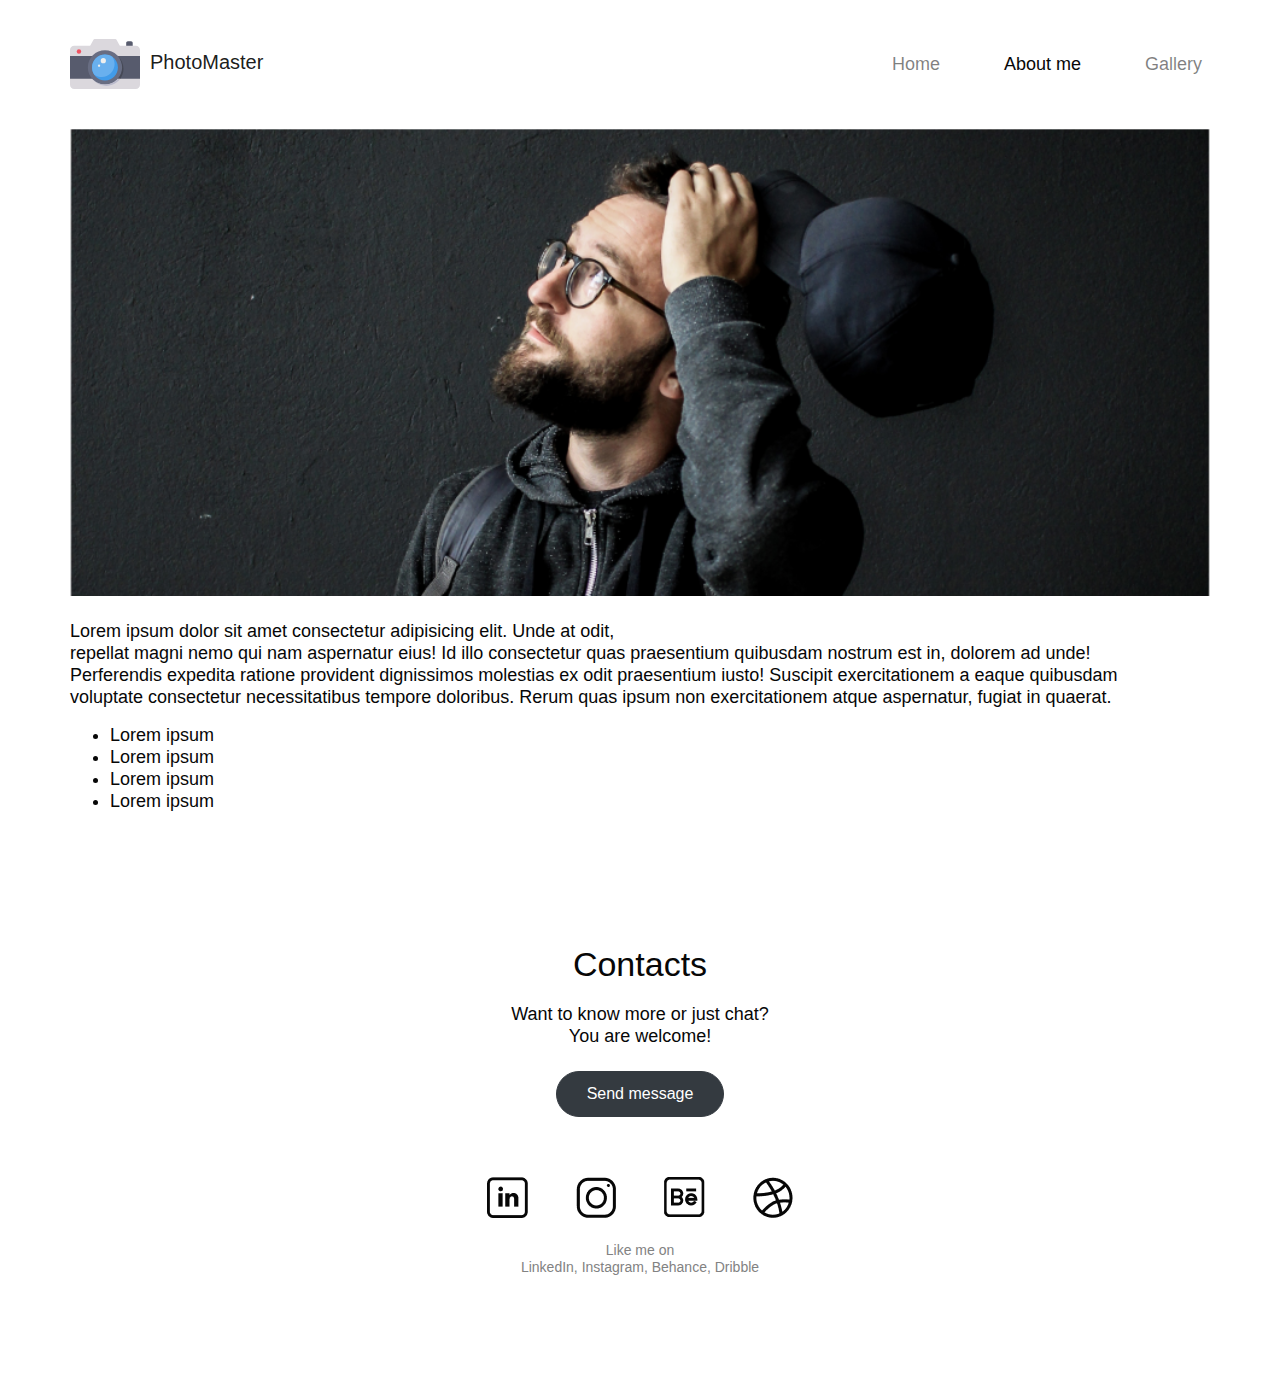
<file: about.html>
<!DOCTYPE html>
<html lang="en">
<head>
    <meta charset="UTF-8">
    <meta http-equiv="X-UA-Compatible" content="IE=edge">
    <meta name="viewport" content="width=device-width, initial-scale=1.0, shrink-to-fit=no">
    <title>Gallery</title>
    <link rel="stylesheet" href="css/bootstrap.min.css">
    <link rel="stylesheet" href="css/style.css">
</head>
<body>
    
    <header class="header my-4">
        <div class="container p-sm-0">
            <nav class="navbar p-0 navbar-expand-lg navbar-light">
                <a class="navbar-brand dd-flex justify-content-center align-items-center" href="index.html"><img src="images/photo-device.svg" alt="picture">PhotoMaster</a>
                <button class="navbar-toggler" type="button" data-toggle="collapse" data-target="#navbarSupportedContent" aria-controls="navbarSupportedContent" aria-expanded="false" aria-label="Toggle navigation">
                  <span class="navbar-toggler-icon"></span>
                </button>
              
                <div class="collapse navbar-collapse" id="navbarSupportedContent">
                  <ul class="navbar-nav ml-auto">
                    <li class="nav-item ml-lg-5">
                      <a class="nav-link" href="index.html">Home <span class="sr-only">(current)</span></a>
                    </li>
                    <li class="nav-item item-active ml-lg-5">
                      <a class="nav-link" href="#">About me</a>
                    </li>
                    <li class="nav-item ml-lg-5">
                        <a class="nav-link" href="gallery.html">Gallery</a>
                    </li>
                  </ul>
                </div>
              </nav>
        </div>
    </header>

    <section class="about-me">
        <div class="container p-sm-0">
            <div class="row">
                <div class="col">
                    <img class="w-100" src="images/top-img.png" alt="picture">
                    <p class="about-me__text text-left mt-4">
                        Lorem ipsum dolor sit amet consectetur adipisicing elit. Unde at odit,<br>
                        repellat magni nemo qui nam aspernatur eius! Id illo consectetur quas
                        praesentium quibusdam nostrum est in, dolorem ad unde!<br>
                        Perferendis expedita ratione provident dignissimos molestias
                        ex odit praesentium iusto! Suscipit exercitationem a eaque quibusdam<br>
                        voluptate consectetur necessitatibus tempore doloribus.
                        Rerum quas ipsum non exercitationem atque aspernatur, fugiat in quaerat.
                    </p>
                    <ul class="about-me__list">
                        <li class="about-me__item">Lorem ipsum</li>
                        <li class="about-me__item">Lorem ipsum</li>
                        <li class="about-me__item">Lorem ipsum</li>
                        <li class="about-me__item">Lorem ipsum</li>
                    </ul>
                </div>
            </div>
        </div>
    </section>

    <footer class="footer">
        <div class="container">
            <div class="row">
                <div class="col">
                    <div class="footer__title">Contacts</div>
                    <p class="footer__text">
                        Want to know more or just chat?<br> 
                        You are welcome!
                    </p>
                    <div class="button-box text-center mt-4">
                        <button type="button" class="btn btn-dark footer-btn">Send message</button>
                    </div>
                    <div class="footer__social d-flex justify-content-center">
                        <a href="#" class="footer__link"><img src="images/linckedin.png" alt="picture"></a>
                        <a href="#" class="footer__link ml-5"><img src="images/instagram.png" alt="picture"></a>
                        <a href="#" class="footer__link ml-5"><img src="images/behanse.png" alt="picture"></a>
                        <a href="#" class="footer__link ml-5"><img src="images/ball.png" alt="picture"></a>
                    </div>
                    <div class="footer__subtext mt-4">
                        Like me on<br>
                        LinkedIn, Instagram, Behance, Dribble
                    </div>
                </div>
            </div>
        </div>
    </footer>


    
    



    <scrip src="https://code.jquery.com/jquery-3.2.1.slim.min.js" integrity="sha384-KJ3o2DKtIkvYIK3UENzmM7KCkRr/rE9/Qpg6aAZGJwFDMVNA/GpGFF93hXpG5KkN" crossorigin="anonymous"></scrip>
    <scrip src="https://cdnjs.cloudflare.com/ajax/libs/popper.js/1.12.9/umd/popper.min.js" integrity="sha384-ApNbgh9B+Y1QKtv3Rn7W3mgPxhU9K/ScQsAP7hUibX39j7fakFPskvXusvfa0b4Q" crossorigin="anonymous"></scrip>
    <scrip src="js/bootstrap.min.js"></scrip>
    <script src="js/fslightbox.js"></script>
    <script src="js/main.js"></script>
</body>
</html>
</file>
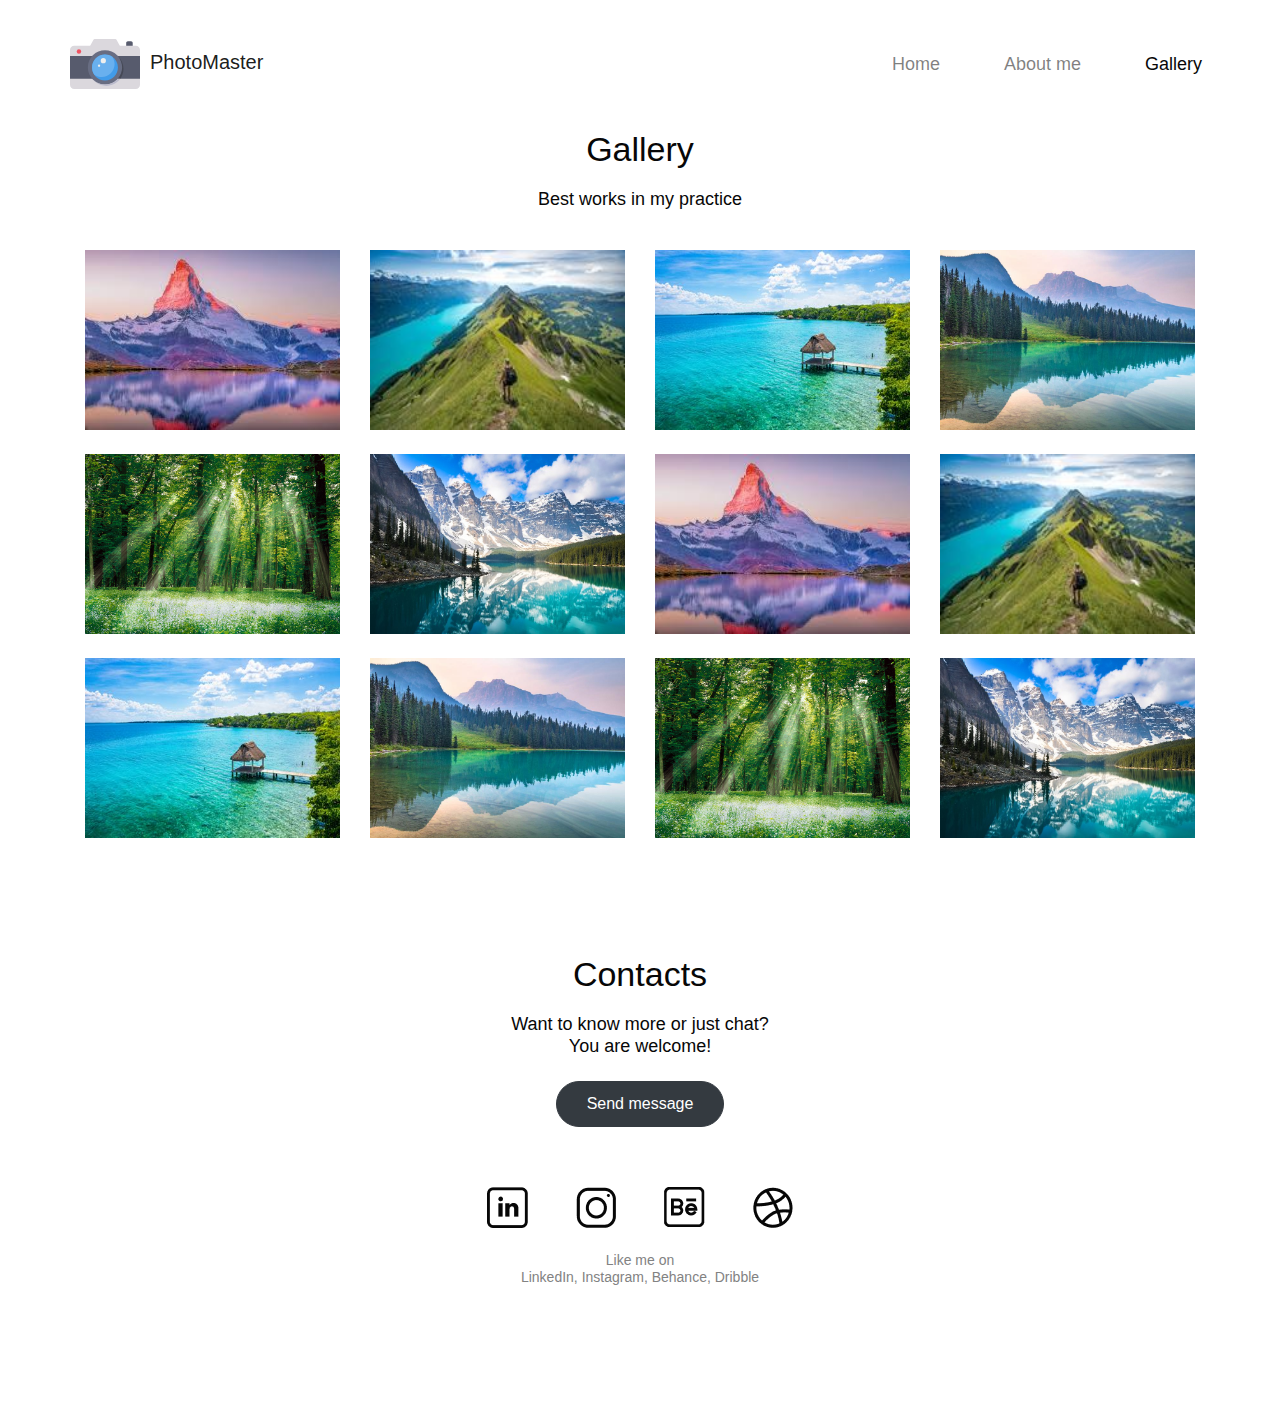
<file: gallery.html>
<!DOCTYPE html>
<html lang="en">
<head>
    <meta charset="UTF-8">
    <meta http-equiv="X-UA-Compatible" content="IE=edge">
    <meta name="viewport" content="width=device-width, initial-scale=1.0, shrink-to-fit=no">
    <title>Gallery</title>
    <link rel="stylesheet" href="css/bootstrap.min.css">
    <link rel="stylesheet" href="css/style.css">
</head>
<body>
    
    <header class="header my-4">
        <div class="container p-sm-0">
            <nav class="navbar p-0 navbar-expand-lg navbar-light">
                <a class="navbar-brand dd-flex justify-content-center align-items-center" href="index.html"><img src="images/photo-device.svg" alt="picture">PhotoMaster</a>
                <button class="navbar-toggler" type="button" data-toggle="collapse" data-target="#navbarSupportedContent" aria-controls="navbarSupportedContent" aria-expanded="false" aria-label="Toggle navigation">
                  <span class="navbar-toggler-icon"></span>
                </button>
              
                <div class="collapse navbar-collapse" id="navbarSupportedContent">
                  <ul class="navbar-nav ml-auto">
                    <li class="nav-item ml-lg-5">
                      <a class="nav-link" href="index.html">Home <span class="sr-only">(current)</span></a>
                    </li>
                    <li class="nav-item ml-lg-5">
                      <a class="nav-link" href="about.html">About me</a>
                    </li>
                    <li class="nav-item item-active ml-lg-5">
                        <a class="nav-link" href="#">Gallery</a>
                    </li>
                  </ul>
                </div>
              </nav>
        </div>
    </header>

    <section class="gallery">
        <div class="container">
            <div class="row">
                <div class="col">
                    <div class="gallery__title">Gallery</div>
                    <p class="gallery__text">Best works in my practice</p>
                </div>
            </div>
            <div class="row text-center">
                <div class="col-lg-3 col-md-4 col-sm-6 col-12 mt-4">
                    <a data-fslightbox="gallery" data-type="image" href="images/image-big-1.jpg">
                        <img src="images/image-small-1.jpg" alt="picture">
                    </a>
                </div>
                <div class="col-lg-3 col-md-4 col-sm-6 col-12 mt-4">
                    <a data-fslightbox="gallery" data-type="image" href="images/image-big-2.jpg">
                        <img src="images/image-small-2.jpg" alt="picture">
                    </a>
                </div>
                <div class="col-lg-3 col-md-4 col-sm-6 col-12 mt-4">
                    <a data-fslightbox="gallery" data-type="image" href="images/image-big-3.jpg">
                        <img src="images/image-small-3.jpg" alt="picture">
                    </a>
                </div>
                <div class="col-lg-3 col-md-4 col-sm-6 col-12 mt-4">
                    <a data-fslightbox="gallery" data-type="image" href="images/image-big-4.jpg">
                        <img src="images/image-small-4.jpg" alt="picture">
                    </a>
                </div>
                <div class="col-lg-3 col-md-4 col-sm-6 col-12 mt-4">
                    <a data-fslightbox="gallery" data-type="image" href="images/image-big-5.jpg">
                        <img src="images/image-small-5.jpg" alt="picture">
                    </a>
                </div>
                <div class="col-lg-3 col-md-4 col-sm-6 col-12 mt-4">
                    <a data-fslightbox="gallery" data-type="image" href="images/image-big-6.jpg">
                        <img src="images/image-small-6.jpg" alt="picture">
                    </a>
                </div>
                <div class="col-lg-3 col-md-4 col-sm-6 col-12 mt-4">
                    <a data-fslightbox="gallery" data-type="image" href="images/image-big-1.jpg">
                        <img src="images/image-small-1.jpg" alt="picture">
                    </a>
                </div>
                <div class="col-lg-3 col-md-4 col-sm-6 col-12 mt-4">
                    <a data-fslightbox="gallery" data-type="image" href="images/image-big-2.jpg">
                        <img src="images/image-small-2.jpg" alt="picture">
                    </a>
                </div>
                <div class="col-lg-3 col-md-4 col-sm-6 col-12 mt-4">
                    <a data-fslightbox="gallery" data-type="image" href="images/image-big-3.jpg">
                        <img src="images/image-small-3.jpg" alt="picture">
                    </a>
                </div>
                <div class="col-lg-3 col-md-4 col-sm-6 col-12 mt-4">
                    <a data-fslightbox="gallery" data-type="image" href="images/image-big-4.jpg">
                        <img src="images/image-small-4.jpg" alt="picture">
                    </a>
                </div>
                <div class="col-lg-3 col-md-4 col-sm-6 col-12 mt-4">
                    <a data-fslightbox="gallery" data-type="image" href="images/image-big-5.jpg">
                        <img src="images/image-small-5.jpg" alt="picture">
                    </a>
                </div>
                <div class="col-lg-3 col-md-4 col-sm-6 col-12 mt-4">
                    <a data-fslightbox="gallery" data-type="image" href="images/image-big-6.jpg">
                        <img src="images/image-small-6.jpg" alt="picture">
                    </a>
                </div>
            </div>
        </div>
    </section>

    <footer class="footer">
        <div class="container">
            <div class="row">
                <div class="col">
                    <div class="footer__title">Contacts</div>
                    <p class="footer__text">
                        Want to know more or just chat?<br> 
                        You are welcome!
                    </p>
                    <div class="button-box text-center mt-4">
                        <button type="button" class="btn btn-dark footer-btn">Send message</button>
                    </div>
                    <div class="footer__social d-flex justify-content-center">
                        <a href="#" class="footer__link"><img src="images/linckedin.png" alt="picture"></a>
                        <a href="#" class="footer__link ml-5"><img src="images/instagram.png" alt="picture"></a>
                        <a href="#" class="footer__link ml-5"><img src="images/behanse.png" alt="picture"></a>
                        <a href="#" class="footer__link ml-5"><img src="images/ball.png" alt="picture"></a>
                    </div>
                    <div class="footer__subtext mt-4">
                        Like me on<br>
                        LinkedIn, Instagram, Behance, Dribble
                    </div>
                </div>
            </div>
        </div>
    </footer>


    
    



    <scrip src="https://code.jquery.com/jquery-3.2.1.slim.min.js" integrity="sha384-KJ3o2DKtIkvYIK3UENzmM7KCkRr/rE9/Qpg6aAZGJwFDMVNA/GpGFF93hXpG5KkN" crossorigin="anonymous"></scrip>
    <scrip src="https://cdnjs.cloudflare.com/ajax/libs/popper.js/1.12.9/umd/popper.min.js" integrity="sha384-ApNbgh9B+Y1QKtv3Rn7W3mgPxhU9K/ScQsAP7hUibX39j7fakFPskvXusvfa0b4Q" crossorigin="anonymous"></scrip>
    <scrip src="js/bootstrap.min.js"></scrip>
    <script src="js/fslightbox.js"></script>
    <script src="js/main.js"></script>
</body>
</html>
</file>
<file: css/style.css>
/*GLOBAL*/
body {
    font-family: 'Montserrat', sans-serif;
}

img {
    max-width: 100%;
    height: auto;
}


/*MAIN STYLES*/
.header .nav-link {
    font-size: 18px;
    line-height: 22px;
    color: #828282;
}

.navbar-brand {
    font-size: 20px;
}

.navbar-brand img {
    width: 70px;
    height: 70px;
    margin-right: 10px;
}

.header .nav-item.item-active a {
    font-size: 18px;
    line-height: 22px;
    color: #070707;
}

.header .nav-item .nav-link:hover {
    color: #070707;
}

/*SECTION ABOUT*/
.about .about-box {
    border-top: 1px solid #828282;
    transform: matrix(1, 0, 0, 1, 0, 0);
}

.about .col-2 {
    padding: 0;
}

.about .col.picture-block {
    padding: 0;
}

.pr-name {
    font-weight: normal;
    font-size: 47px;
    line-height: 59px;
    color: #070707;
}

.pr-proffession {
    font-size: 18px;
    line-height: 22px;
    color: #070707;
}

.pr-leng {
    font-size: 16px;
    line-height: 20px;
    color: #828282;
}

.pr-leng span {
    font-weight: bold;
    color: #070707;
}

/*SECTION INFO*/
.info {
    padding: 120px 0;
    background-color: #F6F6F6;
    margin-top: 104px;
}

.info__title,
.skills__title,
.footer__title,
.gallery__title {
    font-size: 34px;
    line-height: 42px;
    text-align: center;
    color: #070707;
    margin-bottom: 18px;
}

.info__text,
.skills__text,
.footer__text,
.gallery__text,
.about-me__text {
    font-size: 18px;
    line-height: 22px;
    text-align: center;
    color: #070707;
}

/*SECTION SKILLS*/
.skills {
    padding: 110px 0;
}

.skills img {
    width: 88px;
    height: 88px;
}

.skills .figma img {
    width: 58px;
}

/*FOOTER*/
.footer {
    padding: 115px 0;
}

.btn.footer-btn {
    border-radius: 50px;
    padding: 10px 30px;
    margin-bottom: 60px;
}

.footer__subtext {
    font-size: 14px;
    line-height: 17px;
    text-align: center;
    color: #828282;
}

/*GALLERY PAGE*/
.gallery img {
    width: 275px;
    height: 180px;
}

/*ABOUT ME PAGE*/
.about-me__item {
    font-size: 18px;
    line-height: 22px;
    color: #070707;
}
</file>
